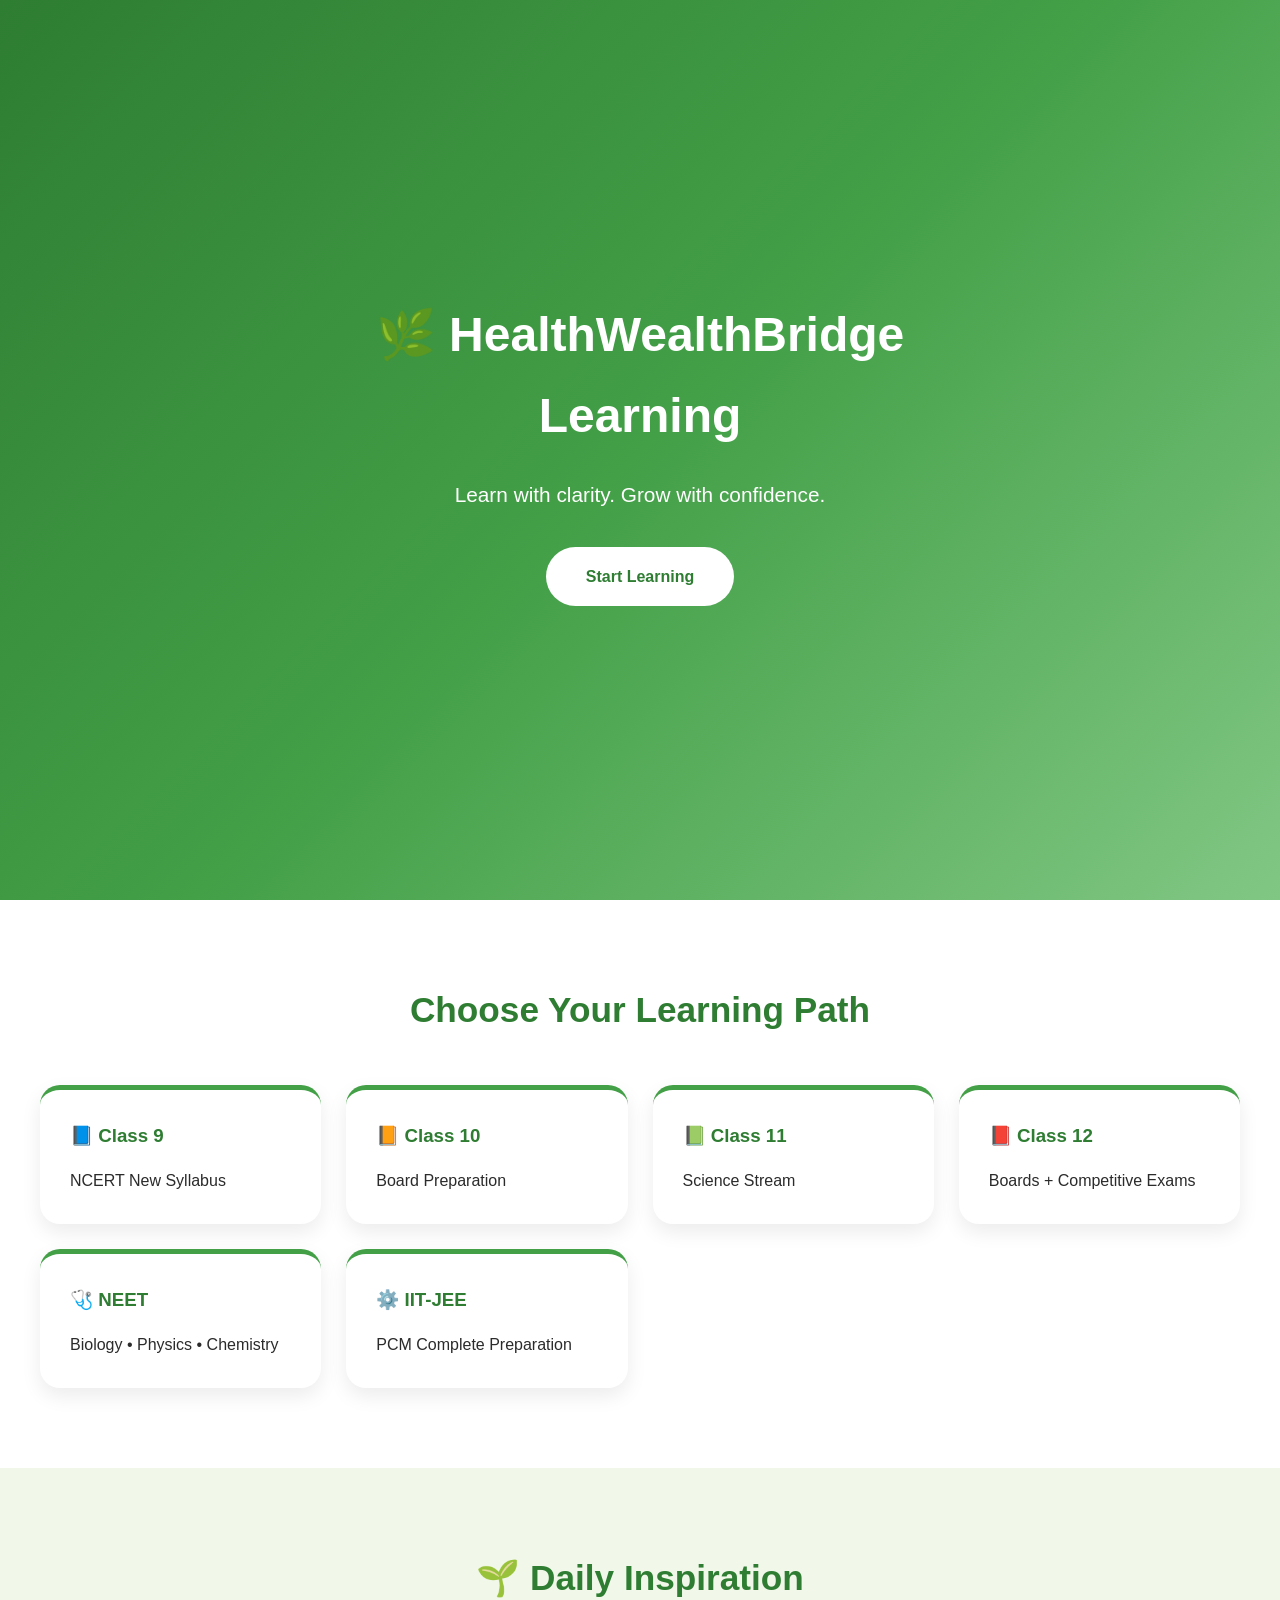
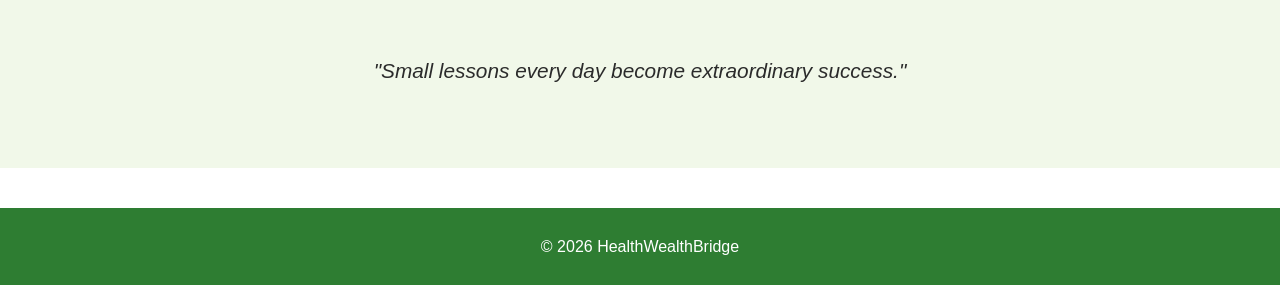
<file: index.html>
<!DOCTYPE html>
<html lang="en">
<head>
<meta charset="UTF-8">
<meta name="viewport" content="width=device-width, initial-scale=1.0">
<title>HealthWealthBridge Learning</title>

<link rel="stylesheet" href="style.css">
</head>

<body>

<header class="hero">

<div class="overlay">

<h1>🌿 HealthWealthBridge Learning</h1>

<p>
Learn with clarity. Grow with confidence.
</p>

<a href="#classes" class="button">
Start Learning
</a>

</div>

</header>

<section id="classes">

<h2>Choose Your Learning Path</h2>

<div class="card-grid">

<div class="card">
<h3>📘 Class 9</h3>
<p>NCERT New Syllabus</p>
</div>

<div class="card">
<h3>📙 Class 10</h3>
<p>Board Preparation</p>
</div>

<div class="card">
<h3>📗 Class 11</h3>
<p>Science Stream</p>
</div>

<div class="card">
<h3>📕 Class 12</h3>
<p>Boards + Competitive Exams</p>
</div>

<div class="card">
<h3>🩺 NEET</h3>
<p>Biology • Physics • Chemistry</p>
</div>

<div class="card">
<h3>⚙️ IIT-JEE</h3>
<p>PCM Complete Preparation</p>
</div>

</div>

</section>

<section class="quote">

<h2>🌱 Daily Inspiration</h2>

<p>

"Small lessons every day become extraordinary success."

</p>

</section>

<footer>

© 2026 HealthWealthBridge

</footer>

</body>
</html>
</file>
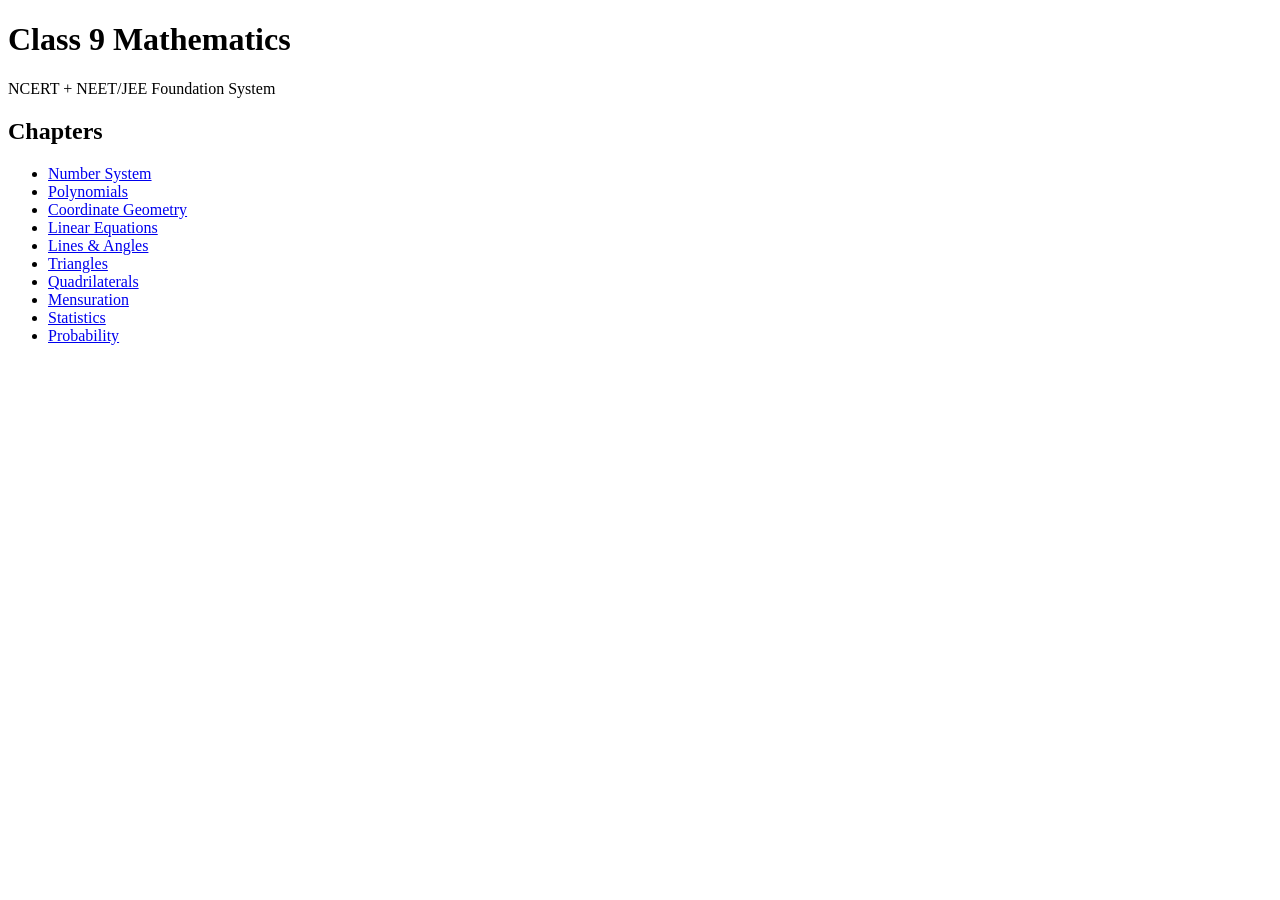
<file: class9/mathematics/index.html>
<!DOCTYPE html>
<html>
<head>
<title>Class 9 Mathematics</title>
<meta name="viewport" content="width=device-width, initial-scale=1.0">
</head>

<body>

<h1>Class 9 Mathematics</h1>
<p>NCERT + NEET/JEE Foundation System</p>

<h2>Chapters</h2>

<ul>
  <li><a href="number-system.html">Number System</a></li>
  <li><a href="polynomials.html">Polynomials</a></li>
  <li><a href="coordinate-geometry.html">Coordinate Geometry</a></li>
  <li><a href="linear-equations.html">Linear Equations</a></li>
  <li><a href="geometry-lines-angles.html">Lines & Angles</a></li>
  <li><a href="triangles.html">Triangles</a></li>
  <li><a href="quadrilaterals.html">Quadrilaterals</a></li>
  <li><a href="mensuration.html">Mensuration</a></li>
  <li><a href="statistics.html">Statistics</a></li>
  <li><a href="probability.html">Probability</a></li>
</ul>

</body>
</html>
</file>
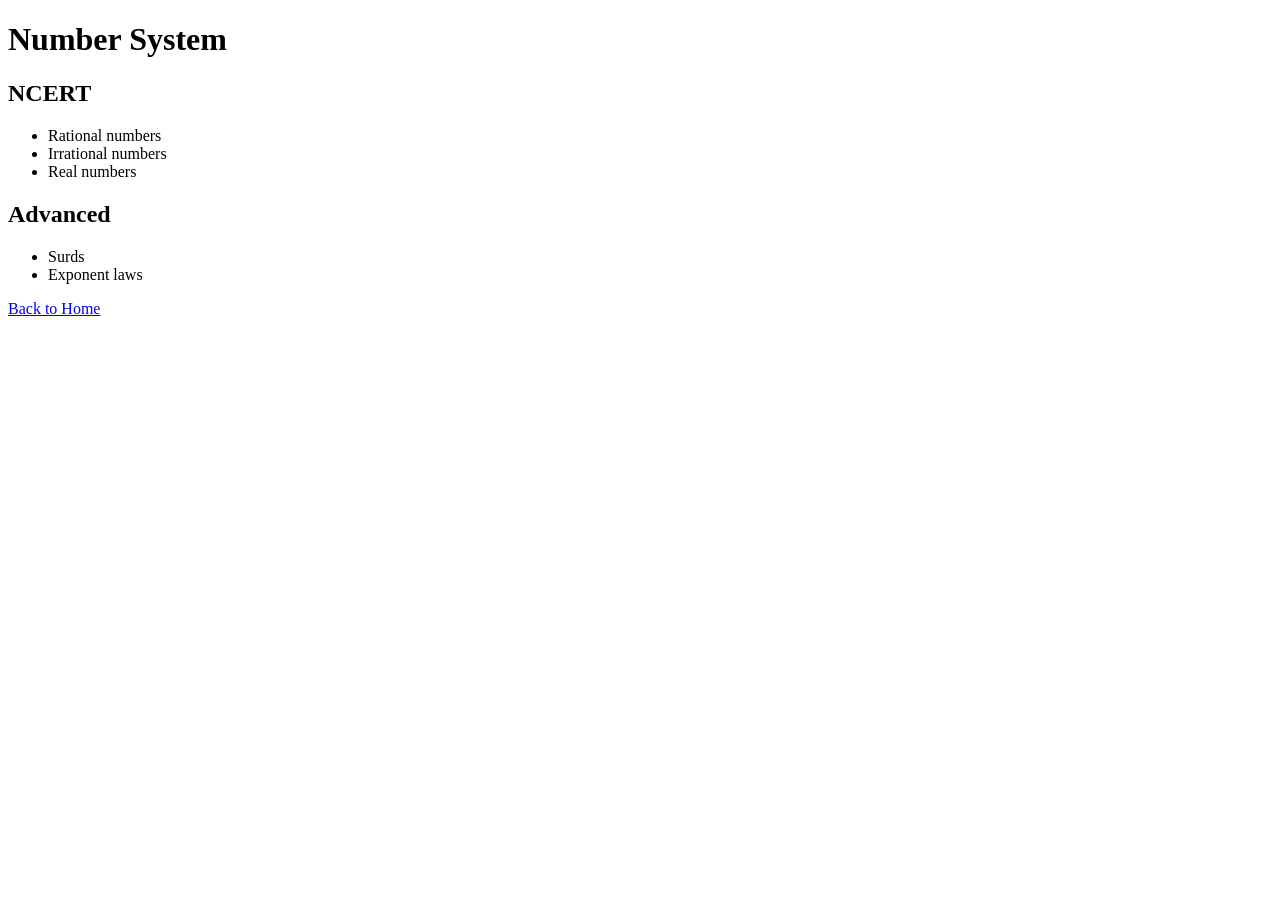
<file: class9/mathematics/number-system.html>
<!DOCTYPE html>
<html>
<head>
<title>Number System</title>
</head>

<body>

<h1>Number System</h1>

<h2>NCERT</h2>
<ul>
<li>Rational numbers</li>
<li>Irrational numbers</li>
<li>Real numbers</li>
</ul>

<h2>Advanced</h2>
<ul>
<li>Surds</li>
<li>Exponent laws</li>
</ul>

<a href="index.html">Back to Home</a>

</body>
</html>
</file>
<file: style.css>
/* ===========================
   HealthWealthBridge Learning
   Nature Theme v1.0
=========================== */

*{
margin:0;
padding:0;
box-sizing:border-box;
}

html{
scroll-behavior:smooth;
}

body{

font-family:Arial,Helvetica,sans-serif;

background:#ffffff;

color:#2b2b2b;

line-height:1.7;

}

/* Hero */

.hero{

background:linear-gradient(135deg,#2E7D32,#43A047,#81C784);

min-height:100vh;

display:flex;

align-items:center;

justify-content:center;

text-align:center;

padding:40px;

color:white;

}

.overlay{

max-width:700px;

}

.hero h1{

font-size:3rem;

margin-bottom:20px;

}

.hero p{

font-size:1.3rem;

margin-bottom:35px;

}

/* Button */

.button{

display:inline-block;

padding:16px 40px;

background:white;

color:#2E7D32;

text-decoration:none;

font-weight:bold;

border-radius:40px;

transition:.3s;

}

.button:hover{

transform:translateY(-3px);

box-shadow:0 10px 25px rgba(0,0,0,.2);

}

/* Sections */

section{

padding:80px 20px;

}

h2{

text-align:center;

margin-bottom:45px;

font-size:2.2rem;

color:#2E7D32;

}

/* Cards */

.card-grid{

display:grid;

grid-template-columns:repeat(auto-fit,minmax(260px,1fr));

gap:25px;

max-width:1200px;

margin:auto;

}

.card{

background:white;

padding:30px;

border-radius:20px;

box-shadow:0 8px 20px rgba(0,0,0,.08);

transition:.3s;

border-top:5px solid #43A047;

}

.card:hover{

transform:translateY(-8px);

box-shadow:0 15px 35px rgba(0,0,0,.15);

}

.card h3{

margin-bottom:15px;

color:#2E7D32;

}

/* Quote */

.quote{

background:#F1F8E9;

text-align:center;

}

.quote p{

font-size:1.3rem;

font-style:italic;

max-width:700px;

margin:auto;

}

/* Footer */

footer{

background:#2E7D32;

color:white;

text-align:center;

padding:25px;

margin-top:40px;

}

/* Mobile */

@media(max-width:768px){

.hero h1{

font-size:2.2rem;

}

.hero p{

font-size:1.1rem;

}

h2{

font-size:1.8rem;

}

}
</file>
